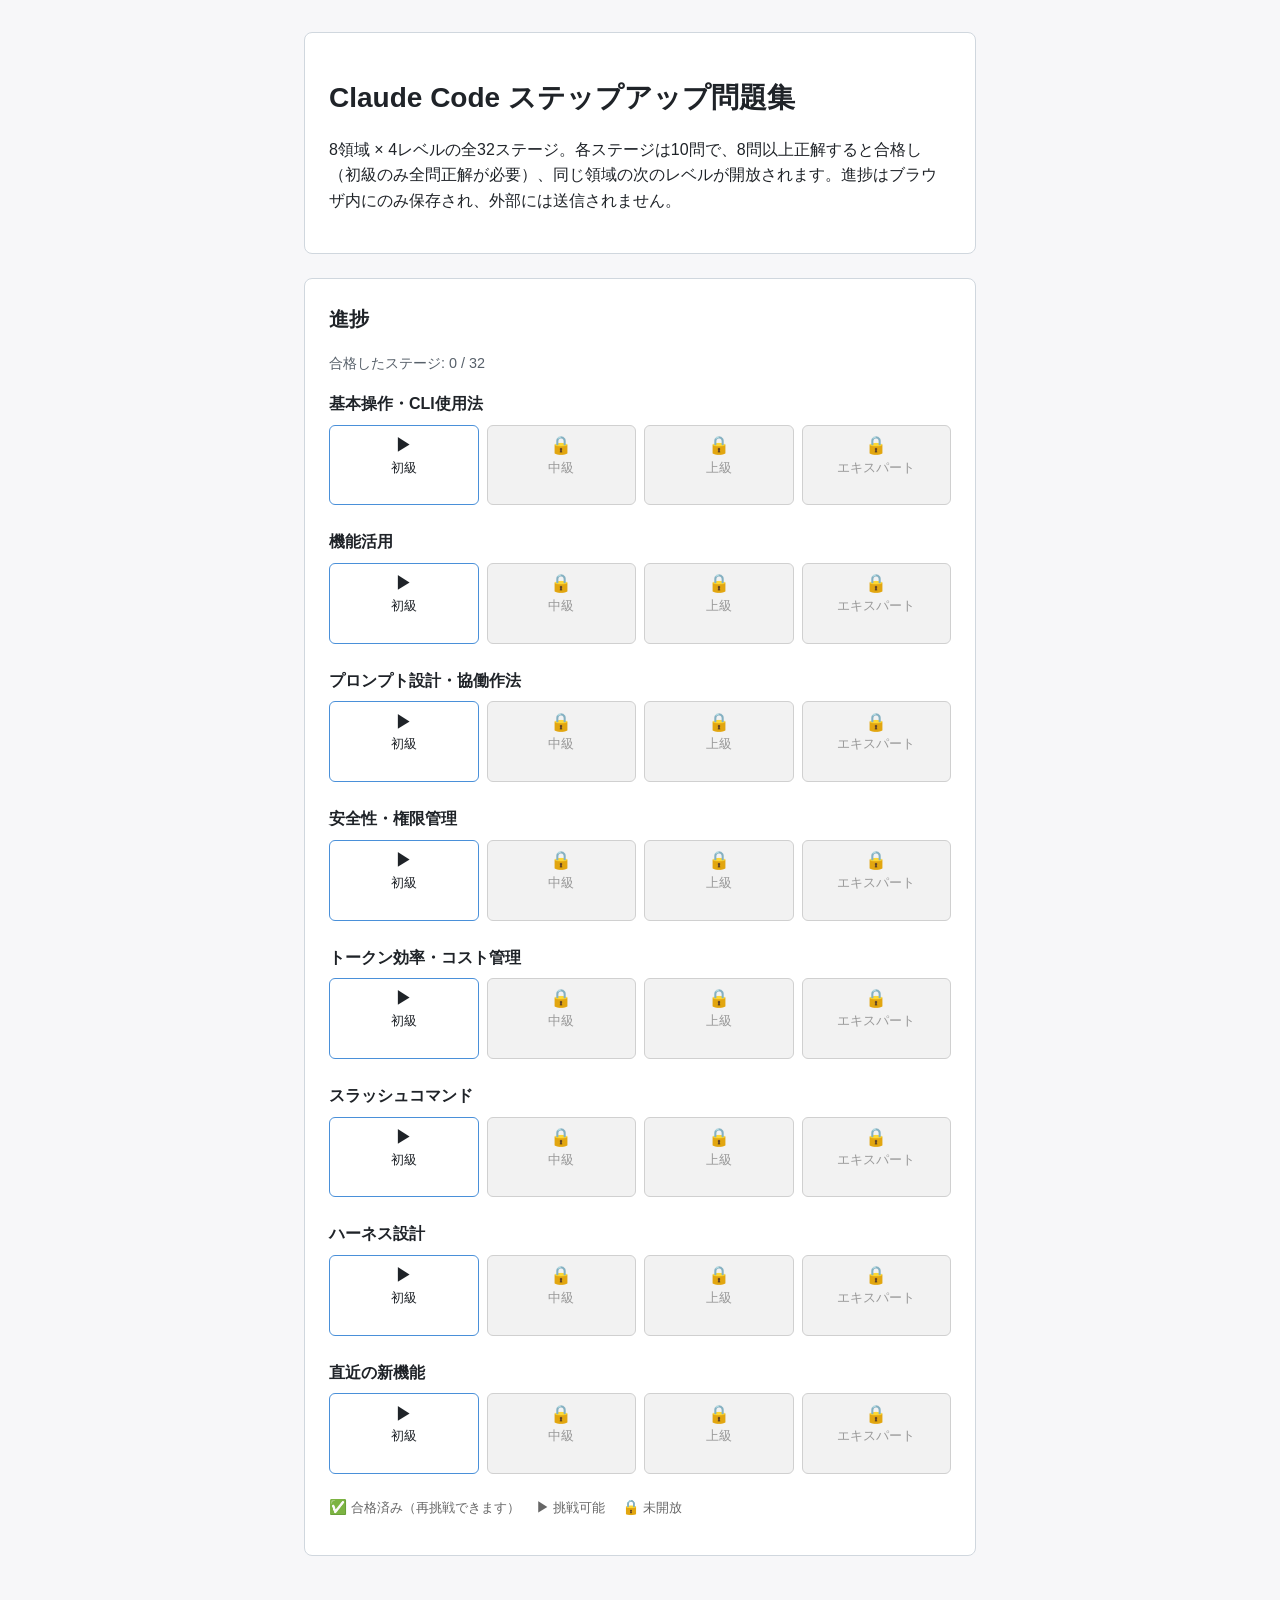
<file: index.html>
<!DOCTYPE html>
<html lang="ja">
<head>
  <meta charset="UTF-8">
  <meta name="viewport" content="width=device-width, initial-scale=1.0">
  <title>Claude Code ステップアップ問題集</title>
  <link rel="stylesheet" href="css/style.css">
</head>
<body>
  <div class="container">
    <div class="card">
      <h1>Claude Code ステップアップ問題集</h1>
      <p>
        8領域 × 4レベルの全32ステージ。各ステージは10問で、8問以上正解すると合格し
        （初級のみ全問正解が必要）、同じ領域の次のレベルが開放されます。進捗はブラウザ内にのみ保存され、外部には送信されません。
      </p>
      <p id="storage-notice" class="progress" style="display: none;"></p>
    </div>

    <div class="card">
      <h2>進捗</h2>
      <p class="progress" id="overall-progress"></p>
      <div id="dashboard"></div>
      <div class="actions" id="review-all" style="display: none;"></div>
      <p class="dashboard-legend">
        <span class="stage-mark cleared">✅</span> 合格済み（再挑戦できます）
        <span class="stage-mark available">▶</span> 挑戦可能
        <span class="stage-mark locked">🔒</span> 未開放
      </p>
    </div>
  </div>
  <script type="module" src="js/top-page.js"></script>
</body>
</html>
</file>
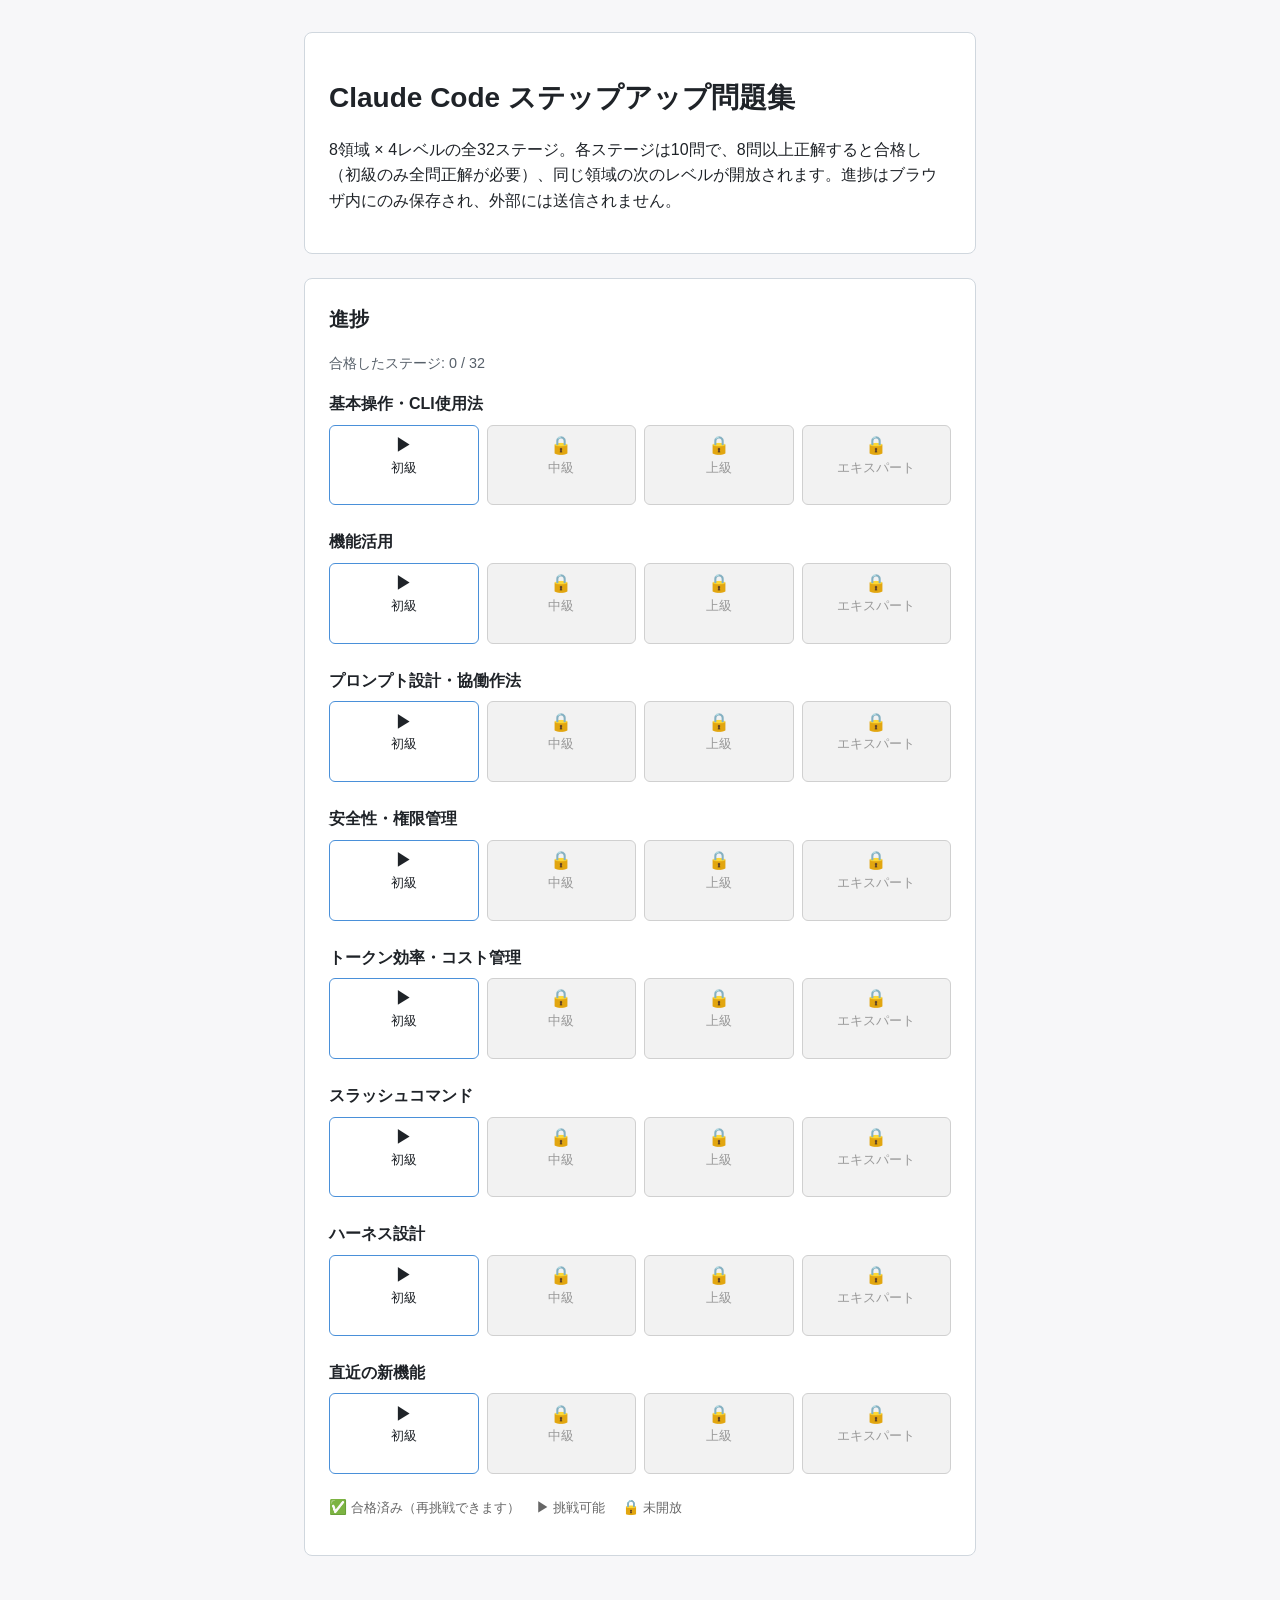
<file: quiz.html>
<!DOCTYPE html>
<html lang="ja">
<head>
  <meta charset="UTF-8">
  <meta name="viewport" content="width=device-width, initial-scale=1.0">
  <title>挑戦中 - Claude Code ステップアップ問題集</title>
  <link rel="stylesheet" href="css/style.css">
</head>
<body>
  <div class="container">
    <div class="card">
      <p id="stage-label" class="progress"></p>
      <p class="progress" id="progress-label"></p>
      <h2 id="question-text"></h2>
      <ul class="choice-list" id="choice-list"></ul>
      <p class="answer-feedback" id="answer-feedback" style="display: none;"></p>
      <p class="answer-explanation" id="answer-explanation" style="display: none;"></p>
      <button type="button" class="button" id="next-button" style="display: none;">次へ</button>
    </div>
  </div>
  <script type="module" src="js/quiz-page.js"></script>
</body>
</html>
</file>
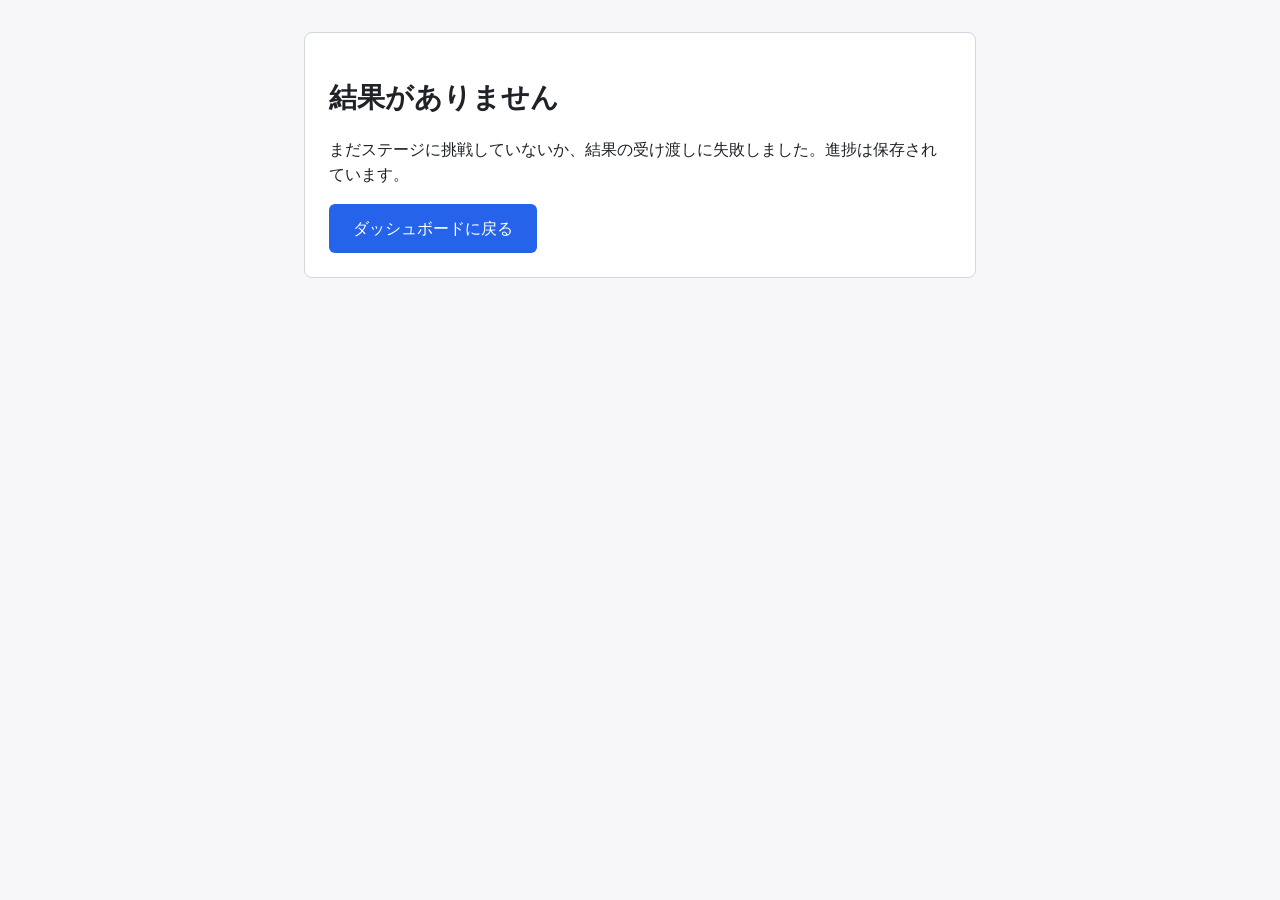
<file: result.html>
<!DOCTYPE html>
<html lang="ja">
<head>
  <meta charset="UTF-8">
  <meta name="viewport" content="width=device-width, initial-scale=1.0">
  <title>ステージ結果 - Claude Code ステップアップ問題集</title>
  <link rel="stylesheet" href="css/style.css">
</head>
<body>
  <div class="container">
    <div id="no-result" class="card" style="display: none;">
      <h1>結果がありません</h1>
      <p>まだステージに挑戦していないか、結果の受け渡しに失敗しました。進捗は保存されています。</p>
      <a class="button" href="index.html">ダッシュボードに戻る</a>
    </div>

    <div id="result-content" style="display: none;">
      <div class="card">
        <p id="stage-label" class="progress"></p>
        <h1 id="verdict"></h1>
        <p id="score-line" class="stage-score-line"></p>
        <p id="unlock-notice" class="unlock-notice" style="display: none;"></p>
        <div class="actions no-print" id="result-actions"></div>
      </div>

      <div class="card" id="advice-card" style="display: none;">
        <h2>学習アドバイス</h2>
        <p id="advice-text"></p>
      </div>

      <div class="card">
        <h2>間違えた問題</h2>
        <div id="wrong-answers"></div>
      </div>

      <div class="actions no-print">
        <button class="button secondary" id="print-button">PDFとして印刷 / 保存</button>
      </div>
    </div>
  </div>
  <script type="module" src="js/result-page.js"></script>
</body>
</html>
</file>
<file: css/style.css>
:root {
  --color-bg: #f7f7f9;
  --color-text: #1f2328;
  --color-primary: #2563eb;
  --color-primary-hover: #1d4ed8;
  --color-border: #d0d7de;
  --color-card-bg: #ffffff;
  --color-beginner: #6b7280;
  --color-intermediate: #2563eb;
  --color-advanced: #7c3aed;
  --color-expert: #d97706;
}

* {
  box-sizing: border-box;
}

body {
  margin: 0;
  font-family: -apple-system, BlinkMacSystemFont, "Segoe UI", "Hiragino Kaku Gothic ProN", sans-serif;
  background: var(--color-bg);
  color: var(--color-text);
  line-height: 1.6;
}

.container {
  max-width: 720px;
  margin: 0 auto;
  padding: 2rem 1.5rem;
}

.card {
  background: var(--color-card-bg);
  border: 1px solid var(--color-border);
  border-radius: 8px;
  padding: 1.5rem;
  margin-bottom: 1.5rem;
}

h1 {
  font-size: 1.75rem;
  margin-bottom: 0.5rem;
}

h2 {
  font-size: 1.25rem;
  margin-top: 0;
}

.button {
  display: inline-block;
  background: var(--color-primary);
  color: #fff;
  border: none;
  border-radius: 6px;
  padding: 0.75rem 1.5rem;
  font-size: 1rem;
  cursor: pointer;
  text-decoration: none;
}

.button:hover {
  background: var(--color-primary-hover);
}

.button.secondary {
  background: transparent;
  color: var(--color-primary);
  border: 1px solid var(--color-primary);
}

.progress {
  font-size: 0.9rem;
  color: #57606a;
  margin-bottom: 1rem;
}

.choice-list {
  list-style: none;
  padding: 0;
  margin: 1rem 0;
}

.choice-item {
  margin-bottom: 0.75rem;
}

.choice-button {
  width: 100%;
  text-align: left;
  padding: 0.75rem 1rem;
  border: 1px solid var(--color-border);
  border-radius: 6px;
  background: var(--color-card-bg);
  cursor: pointer;
  font-size: 1rem;
}

.choice-button:hover {
  border-color: var(--color-primary);
}

.choice-button.selected {
  border-color: var(--color-primary);
  background: #eff6ff;
}

.choice-button:disabled {
  cursor: default;
  opacity: 1;
}

.choice-button.correct-choice {
  border-color: #16a34a;
  background: #f0fdf4;
  font-weight: bold;
}

.choice-button.incorrect-choice {
  border-color: #dc2626;
  background: #fef2f2;
}

.answer-feedback {
  font-weight: bold;
  font-size: 1.1rem;
  margin: 1rem 0 0.5rem;
}

.answer-feedback.correct {
  color: #16a34a;
}

.answer-feedback.incorrect {
  color: #dc2626;
}

.answer-explanation {
  font-size: 0.95rem;
  color: var(--color-text);
  background: var(--color-bg);
  border-radius: 6px;
  padding: 0.75rem 1rem;
  margin-bottom: 1rem;
}

.level-badge {
  display: inline-block;
  padding: 0.25rem 0.75rem;
  border-radius: 999px;
  color: #fff;
  font-size: 0.85rem;
  font-weight: bold;
}

.level-badge.beginner { background: var(--color-beginner); }
.level-badge.intermediate { background: var(--color-intermediate); }
.level-badge.advanced { background: var(--color-advanced); }
.level-badge.expert { background: var(--color-expert); }

.domain-result {
  display: flex;
  justify-content: space-between;
  align-items: center;
  padding: 0.75rem 0;
  border-bottom: 1px solid var(--color-border);
}

.suggestion {
  background: #fffbeb;
  border: 1px solid #fcd34d;
  border-radius: 6px;
  padding: 1rem;
  margin-top: 0.5rem;
}

.actions {
  display: flex;
  gap: 1rem;
  margin-top: 1.5rem;
}

.wrong-answer-item {
  border: 1px solid var(--color-border);
  border-radius: 6px;
  padding: 1rem;
  margin-bottom: 1rem;
}

.wrong-answer-domain {
  font-size: 0.85rem;
  color: #57606a;
  margin: 0 0 0.25rem;
}

.wrong-answer-question {
  font-weight: bold;
  margin: 0 0 0.75rem;
}

.wrong-answer-choices {
  list-style: none;
  padding: 0;
  margin: 0 0 0.75rem;
}

.wrong-answer-choices li {
  padding: 0.4rem 0.6rem;
  border: 1px solid var(--color-border);
  border-radius: 4px;
  margin-bottom: 0.4rem;
}

.wrong-answer-choices li.correct-choice {
  border-color: #16a34a;
  background: #f0fdf4;
  font-weight: bold;
}

.wrong-answer-choices li.selected-wrong-choice {
  border-color: #dc2626;
  background: #fef2f2;
  text-decoration: line-through;
}

.wrong-answer-explanation {
  font-size: 0.9rem;
  color: var(--color-text);
  margin: 0;
}

@media print {
  .no-print {
    display: none !important;
  }
  .stage-badge {
    background: #fbeaea;
    border-color: #d98a8a;
    color: #a33;
    -webkit-print-color-adjust: exact;
    print-color-adjust: exact;
  }
  body {
    background: #fff;
  }
  .card {
    border: none;
    box-shadow: none;
  }
  .wrong-answer-item {
    break-inside: avoid;
  }
}

/* ===== ダッシュボード ===== */

.dashboard-row {
  margin-bottom: 1.5rem;
}

.dashboard-domain {
  margin: 0 0 0.5rem;
  font-size: 1rem;
}

.dashboard-stages {
  display: grid;
  grid-template-columns: repeat(4, 1fr);
  gap: 0.5rem;
}

.stage-cell {
  position: relative;
  display: flex;
  flex-direction: column;
  border: 1px solid #d0d0d0;
  border-radius: 6px;
  text-align: center;
}

.stage-cell-main {
  display: flex;
  flex-direction: column;
  align-items: center;
  gap: 0.2rem;
  padding: 0.7rem 0.3rem;
  text-decoration: none;
  color: inherit;
  border-radius: 5px;
}

.stage-cell.cleared {
  background: #eaf7ee;
  border-color: #7bc48a;
}

.stage-cell.available {
  background: #fff;
  border-color: #4a90d9;
}

.stage-cell.locked {
  background: #f2f2f2;
  color: #999;
}

.stage-cell.locked .stage-cell-main {
  cursor: not-allowed;
}

.stage-cell:has(a.stage-cell-main:hover) {
  border-width: 2px;
}

.stage-cell:has(a.stage-cell-main:hover) .stage-cell-main {
  padding: calc(0.7rem - 1px) calc(0.3rem - 1px);
}

/* 誤答バッジはセル本体とは別のリンク。色だけに頼らず ⚠ と数字で示す。 */
.stage-badge {
  display: block;
  margin: 0 0.3rem 0.4rem;
  padding: 0.1rem 0.3rem;
  border-radius: 4px;
  background: #fbeaea;
  border: 1px solid #d98a8a;
  color: #a33;
  font-size: 0.75rem;
  text-decoration: none;
  line-height: 1.4;
}

.stage-badge:hover {
  background: #f6d8d8;
}

.stage-mark {
  font-size: 1.1rem;
  line-height: 1;
}

.stage-level {
  font-size: 0.8rem;
}

.stage-score {
  font-size: 0.75rem;
  color: #666;
  min-height: 1em;
}

.stage-cell.locked .stage-score {
  color: #aaa;
}

.dashboard-legend {
  margin-top: 1rem;
  font-size: 0.8rem;
  color: #666;
}

.dashboard-legend .stage-mark {
  font-size: 0.9rem;
  margin-left: 0.8rem;
}

.dashboard-legend .stage-mark:first-child {
  margin-left: 0;
}

@media (max-width: 480px) {
  .dashboard-stages {
    gap: 0.3rem;
  }

  .stage-level {
    font-size: 0.7rem;
  }
}

/* ===== ステージ結果 ===== */

.verdict.passed {
  color: #2e7d32;
}

.verdict.failed {
  color: #c62828;
}

.stage-score-line {
  font-size: 1.1rem;
  margin: 0.5rem 0;
}

.unlock-notice {
  padding: 0.7rem 1rem;
  border-radius: 6px;
  background: #eaf7ee;
  border: 1px solid #7bc48a;
  color: #2e7d32;
  font-weight: bold;
}
</file>
